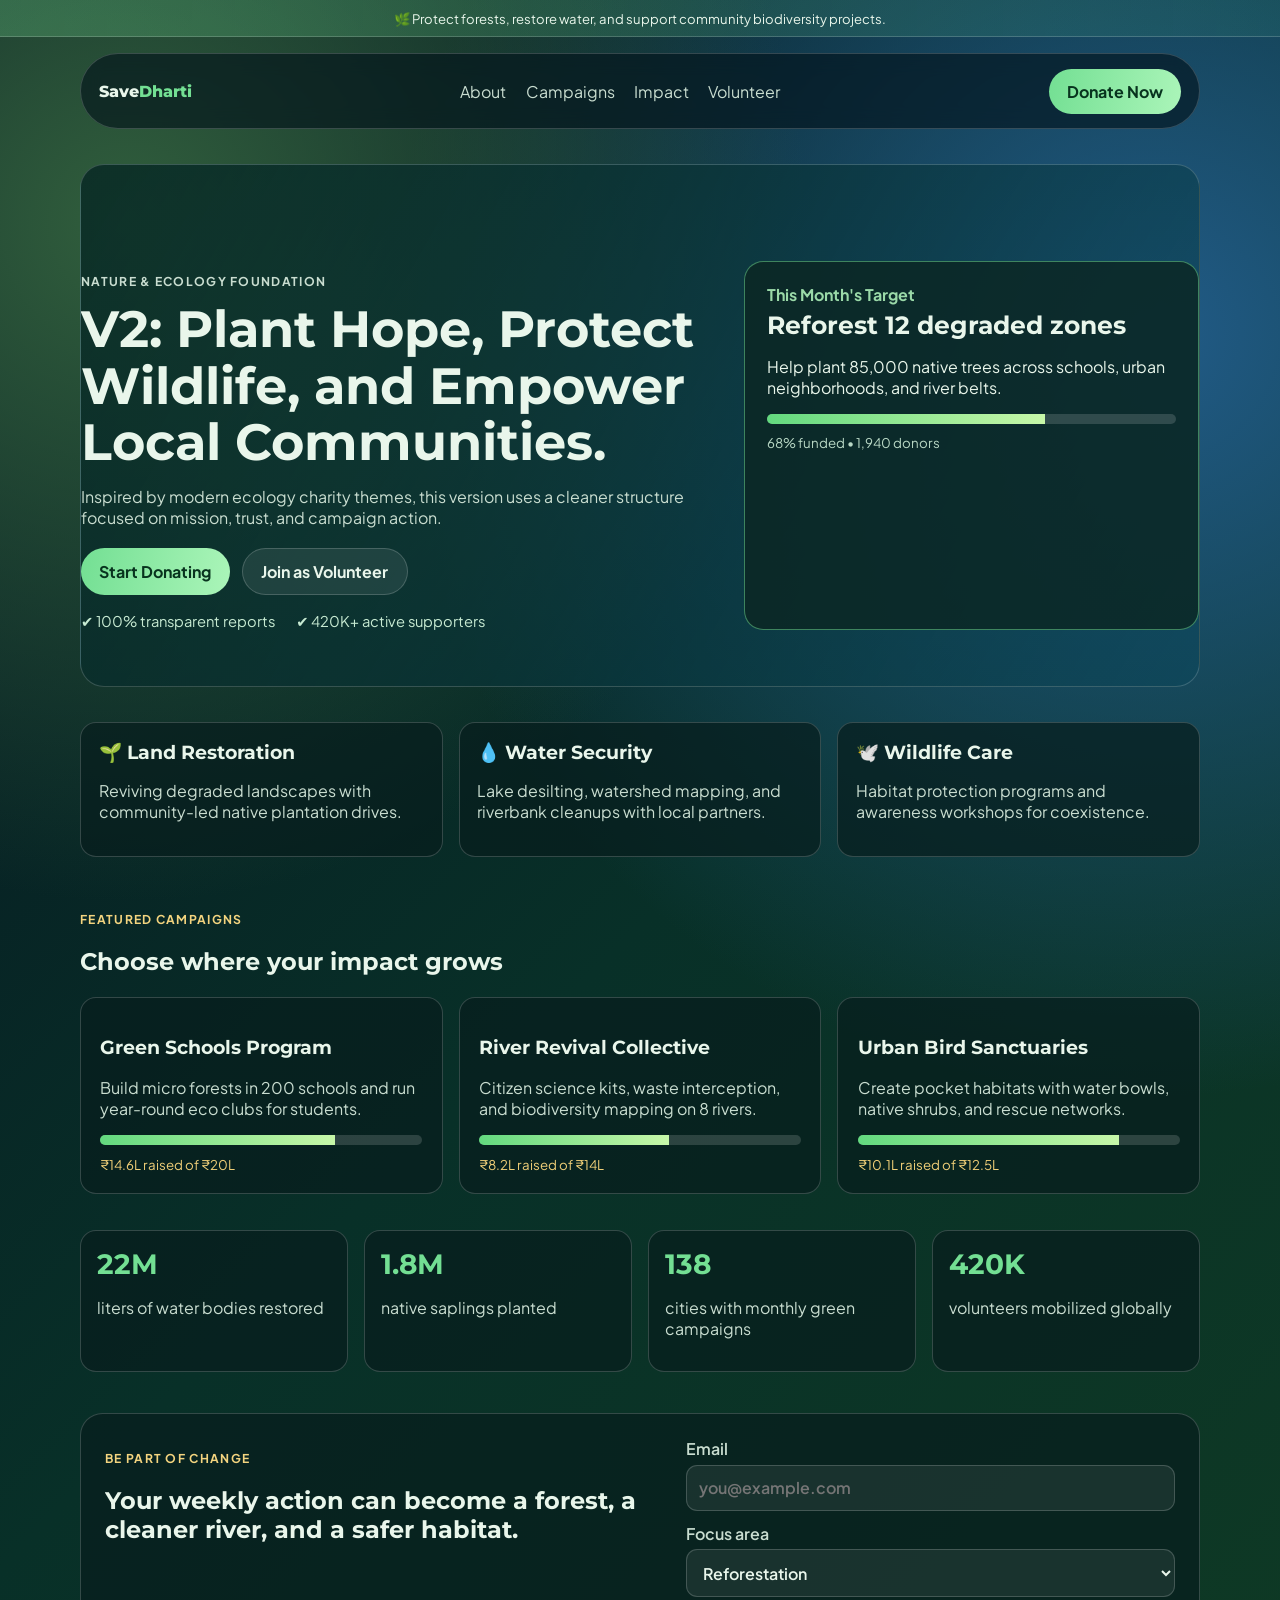
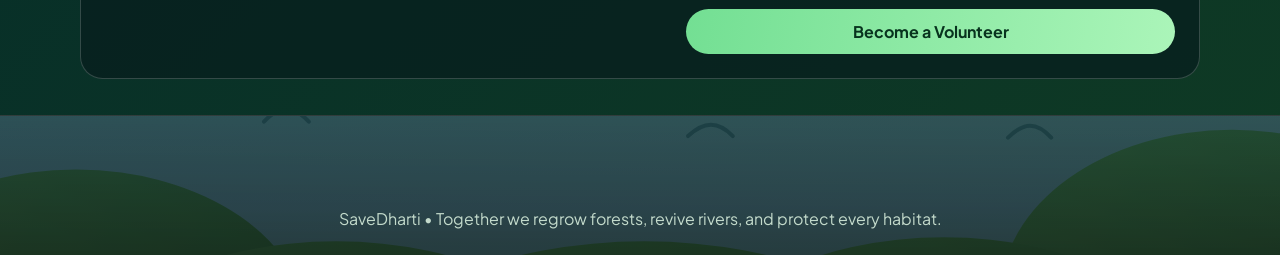
<file: index.html>
<!doctype html>
<html lang="en">
  <head>
    <meta charset="UTF-8" />
    <meta name="viewport" content="width=device-width, initial-scale=1.0" />
    <title>SaveDharti | Nature-Powered Campaigns</title>
    <meta
      name="description"
      content="A dynamic campaign platform for environment-friendly initiatives, reforestation drives, clean water projects, and climate action."
    />
    <link rel="preconnect" href="https://fonts.googleapis.com" />
    <link rel="preconnect" href="https://fonts.gstatic.com" crossorigin />
    <link
      href="https://fonts.googleapis.com/css2?family=Montserrat:wght@400;500;600;700;800&family=Plus+Jakarta+Sans:wght@400;500;600;700&display=swap"
      rel="stylesheet"
    />
    <link rel="stylesheet" href="styles.css" />
  </head>
  <body>
    <div class="top-strip">🌿 Protect forests, restore water, and support community biodiversity projects.</div>

    <header class="site-header section">
      <a class="logo" href="#">Save<span>Dharti</span></a>
      <nav>
        <a href="#about">About</a>
        <a href="#campaigns">Campaigns</a>
        <a href="#impact">Impact</a>
        <a href="#volunteer">Volunteer</a>
      </nav>
      <button class="cta">Donate Now</button>
    </header>

    <main>
      <section class="hero section fade-in-up">
        <div class="hero-copy">
          <p class="eyebrow">Nature & Ecology Foundation</p>
          <h1>V2: Plant Hope, Protect Wildlife, and Empower Local Communities.</h1>
          <p>
            Inspired by modern ecology charity themes, this version uses a cleaner structure focused on mission, trust,
            and campaign action.
          </p>
          <div class="hero-actions">
            <button class="cta">Start Donating</button>
            <button class="ghost">Join as Volunteer</button>
          </div>
          <div class="hero-trust">
            <span>✔ 100% transparent reports</span>
            <span>✔ 420K+ active supporters</span>
          </div>
        </div>
        <aside class="hero-panel">
          <p class="panel-kicker">This Month's Target</p>
          <h2>Reforest 12 degraded zones</h2>
          <p>Help plant 85,000 native trees across schools, urban neighborhoods, and river belts.</p>
          <div class="progress-wrap" aria-label="Reforestation progress">
            <div class="progress-bar"><span style="width: 68%"></span></div>
            <small>68% funded • 1,940 donors</small>
          </div>
        </aside>
      </section>

      <section id="about" class="section pillars fade-in-up">
        <article>
          <h3>🌱 Land Restoration</h3>
          <p>Reviving degraded landscapes with community-led native plantation drives.</p>
        </article>
        <article>
          <h3>💧 Water Security</h3>
          <p>Lake desilting, watershed mapping, and riverbank cleanups with local partners.</p>
        </article>
        <article>
          <h3>🕊️ Wildlife Care</h3>
          <p>Habitat protection programs and awareness workshops for coexistence.</p>
        </article>

        <div class="tiger" aria-hidden="true">
          <span class="tiger-tail"></span>
          <span class="tiger-body"></span>
          <span class="tiger-belly"></span>
          <span class="tiger-stripe stripe-one"></span>
          <span class="tiger-stripe stripe-two"></span>
          <span class="tiger-stripe stripe-three"></span>
          <span class="tiger-stripe stripe-four"></span>
          <span class="tiger-head">
            <span class="tiger-ear tiger-ear-left"></span>
            <span class="tiger-ear tiger-ear-right"></span>
            <span class="tiger-eye"></span>
            <span class="tiger-nose"></span>
            <span class="tiger-muzzle"></span>
          </span>
          <span class="tiger-leg leg-one"></span>
          <span class="tiger-leg leg-two"></span>
          <span class="tiger-leg leg-three"></span>
          <span class="tiger-leg leg-four"></span>
        </div>
      </section>

      <section id="campaigns" class="section campaigns fade-in-up">
        <div class="section-head">
          <p class="eyebrow">Featured Campaigns</p>
          <h2>Choose where your impact grows</h2>
        </div>
        <div class="campaign-grid">
          <article class="card">
            <h3>Green Schools Program</h3>
            <p>Build micro forests in 200 schools and run year-round eco clubs for students.</p>
            <div class="mini-progress"><span style="width: 73%"></span></div>
            <small>₹14.6L raised of ₹20L</small>
          </article>
          <article class="card">
            <h3>River Revival Collective</h3>
            <p>Citizen science kits, waste interception, and biodiversity mapping on 8 rivers.</p>
            <div class="mini-progress"><span style="width: 59%"></span></div>
            <small>₹8.2L raised of ₹14L</small>
          </article>
          <article class="card">
            <h3>Urban Bird Sanctuaries</h3>
            <p>Create pocket habitats with water bowls, native shrubs, and rescue networks.</p>
            <div class="mini-progress"><span style="width: 81%"></span></div>
            <small>₹10.1L raised of ₹12.5L</small>
          </article>
        </div>
      </section>

      <section id="impact" class="section metrics fade-in-up">
        <div class="metric">
          <h3>22M</h3>
          <p>liters of water bodies restored</p>
        </div>
        <div class="metric">
          <h3>1.8M</h3>
          <p>native saplings planted</p>
        </div>
        <div class="metric">
          <h3>138</h3>
          <p>cities with monthly green campaigns</p>
        </div>
        <div class="metric">
          <h3>420K</h3>
          <p>volunteers mobilized globally</p>
        </div>
      </section>

      <section id="volunteer" class="section volunteer fade-in-up">
        <div>
          <p class="eyebrow">Be part of change</p>
          <h2>Your weekly action can become a forest, a cleaner river, and a safer habitat.</h2>
        </div>
        <form>
          <label>
            Email
            <input type="email" placeholder="you@example.com" required />
          </label>
          <label>
            Focus area
            <select>
              <option>Reforestation</option>
              <option>Clean Water</option>
              <option>Waste Management</option>
              <option>Wildlife Protection</option>
            </select>
          </label>
          <button class="cta" type="submit">Become a Volunteer</button>
        </form>
      </section>
    </main>

    <footer class="site-footer">
      <div class="birds" aria-hidden="true">
        <span class="bird bird-one"></span>
        <span class="bird bird-two"></span>
        <span class="bird bird-three"></span>
      </div>

      <div class="tree-line" aria-hidden="true">
        <span class="tree tree-one"></span>
        <span class="tree tree-two"></span>
        <span class="tree tree-three"></span>
        <span class="tree tree-four"></span>
      </div>
      <p>SaveDharti • Together we regrow forests, revive rivers, and protect every habitat.</p>
    </footer>

    <script src="script.js"></script>
  </body>
</html>
</file>
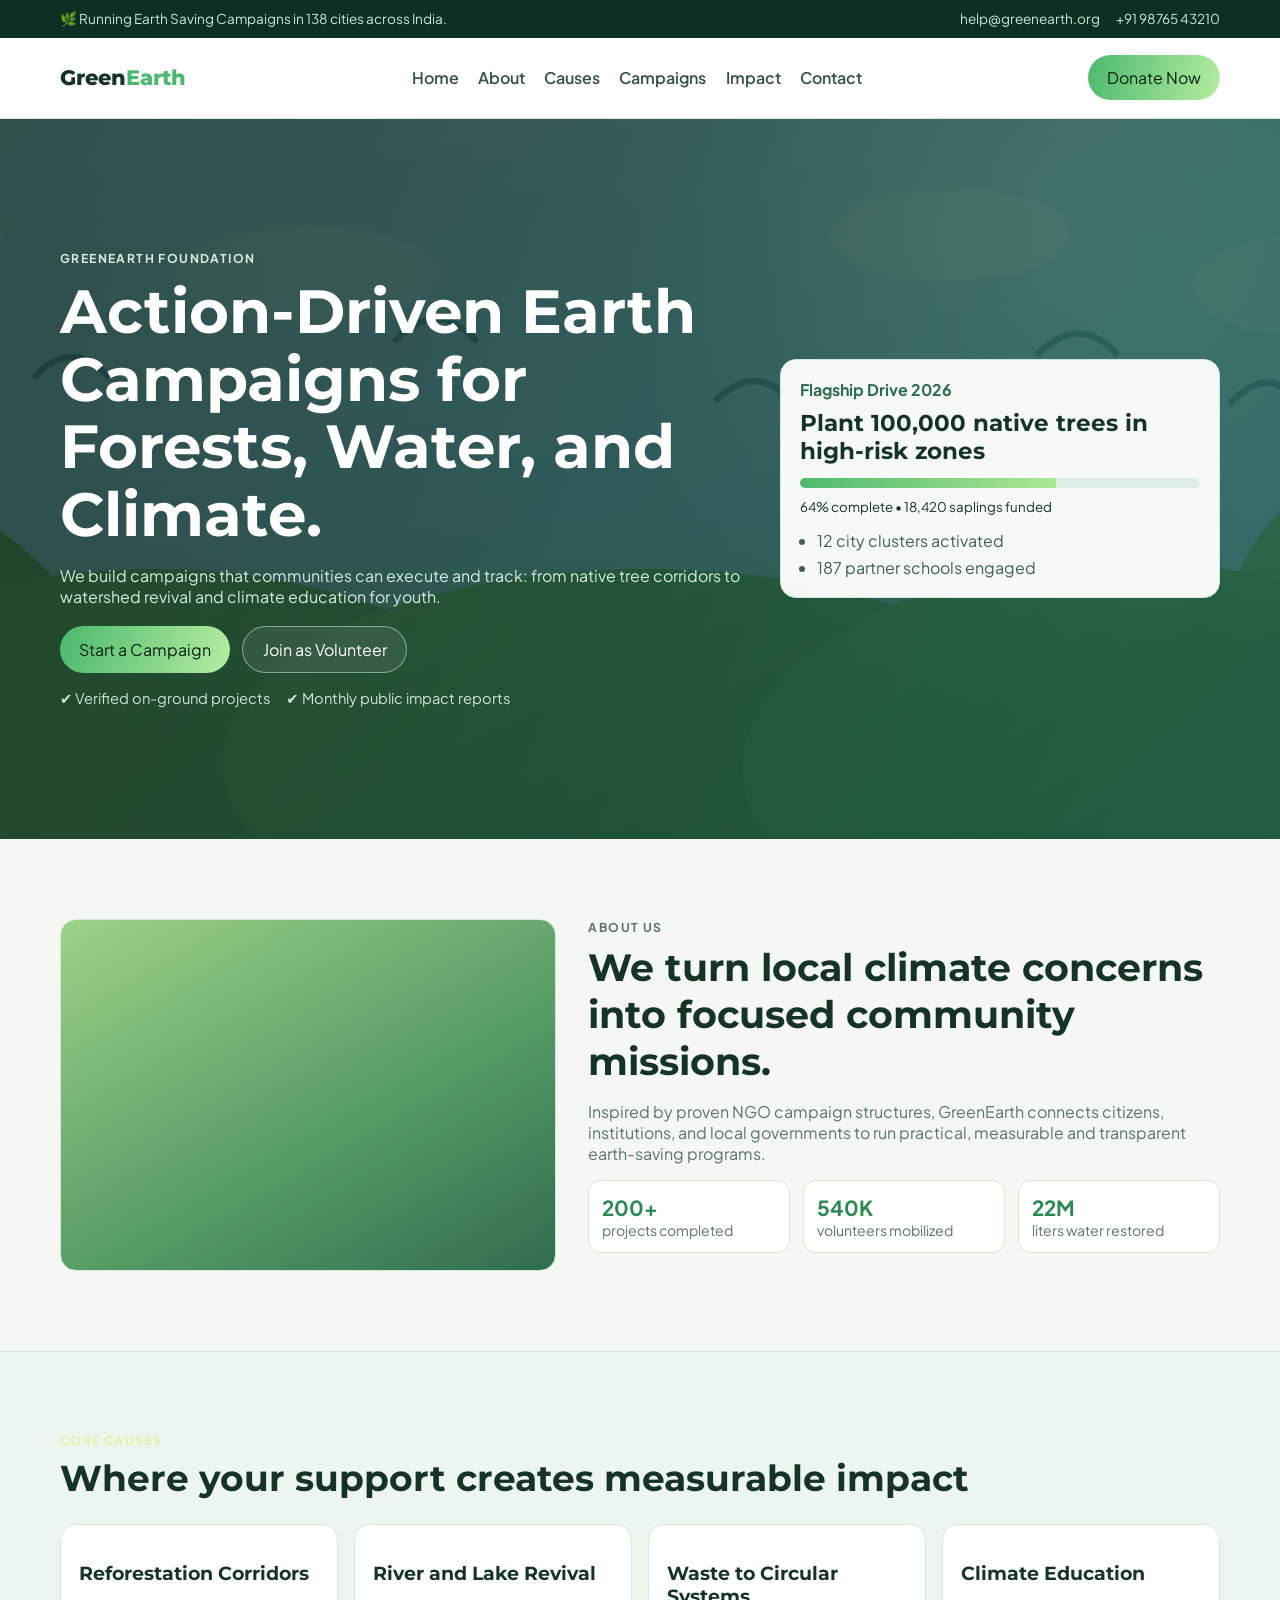
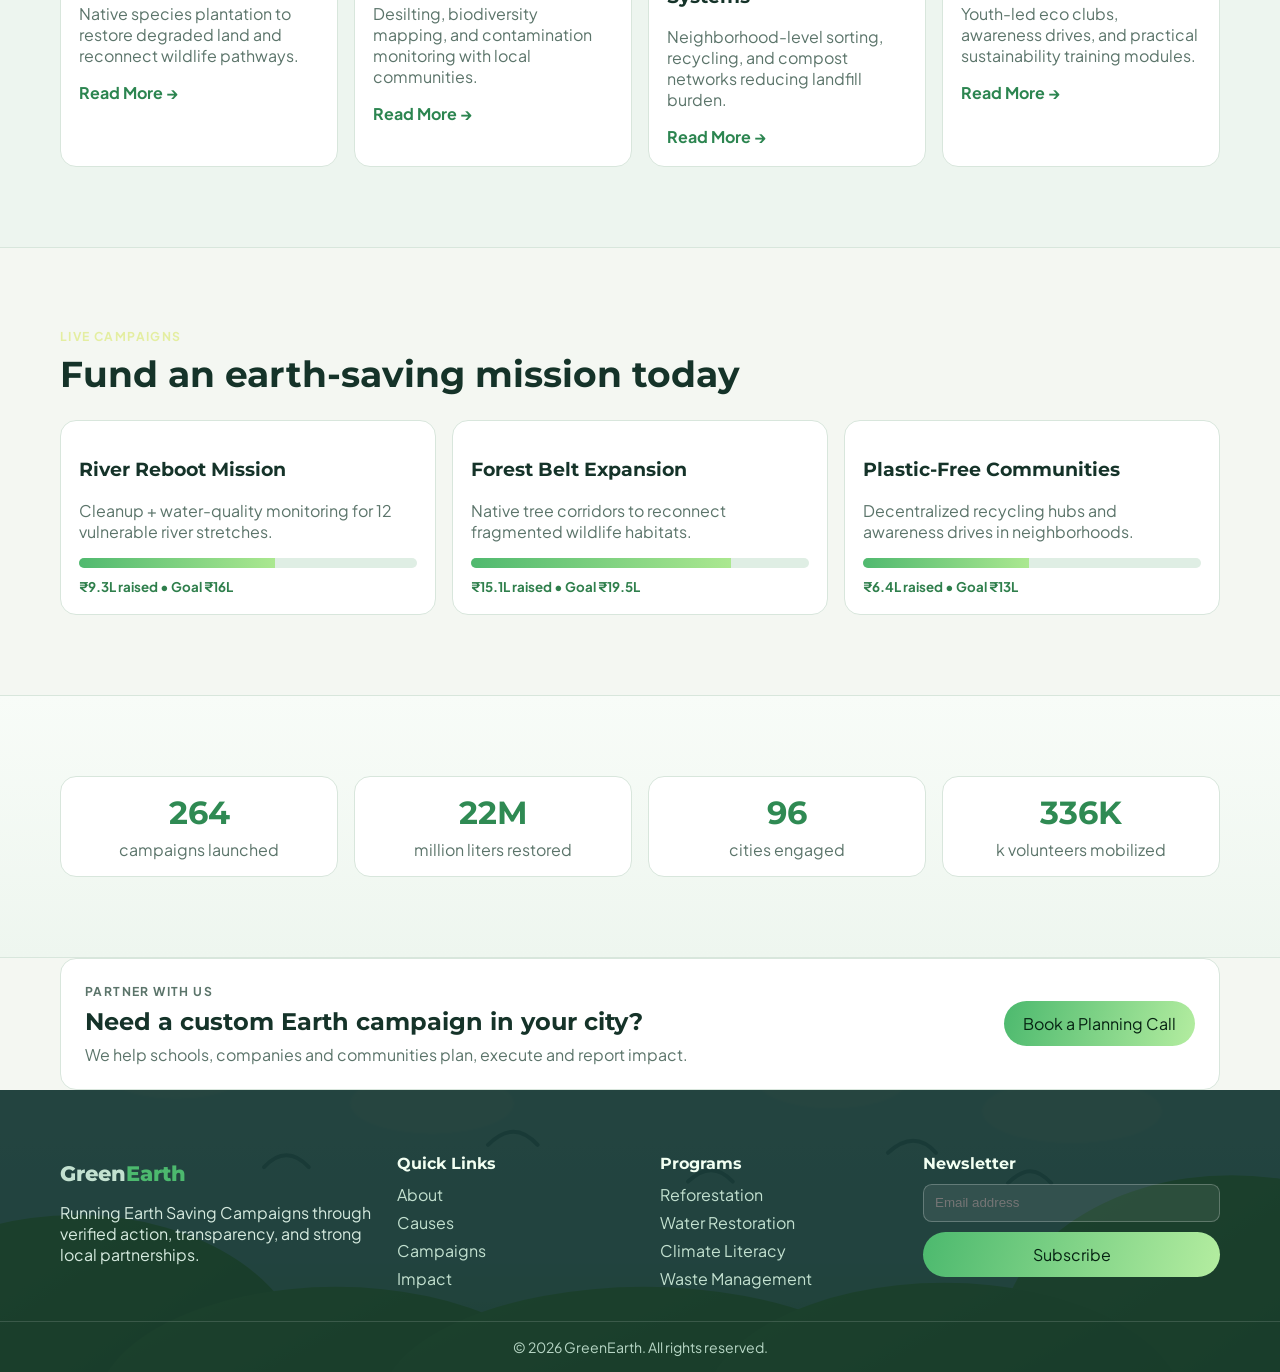
<file: greenearth/index.html>
<!doctype html>
<html lang="en">
  <head>
    <meta charset="UTF-8" />
    <meta name="viewport" content="width=device-width, initial-scale=1.0" />
    <title>GreenEarth | Running Earth Saving Campaigns</title>
    <meta
      name="description"
      content="GreenEarth V2 template for running earth-saving campaigns through reforestation, water restoration, and climate action."
    />
    <link rel="preconnect" href="https://fonts.googleapis.com" />
    <link rel="preconnect" href="https://fonts.gstatic.com" crossorigin />
    <link
      href="https://fonts.googleapis.com/css2?family=Montserrat:wght@500;600;700;800&family=Plus+Jakarta+Sans:wght@400;500;600;700&display=swap"
      rel="stylesheet"
    />
    <link rel="stylesheet" href="styles.css" />
  </head>
  <body>
    <div class="topbar">
      <div class="wrap topbar-inner">
        <p>🌿 Running Earth Saving Campaigns in 138 cities across India.</p>
        <div class="top-links">
          <a href="#">help@greenearth.org</a>
          <a href="#">+91 98765 43210</a>
        </div>
      </div>
    </div>

    <header class="site-header">
      <div class="wrap nav-row">
        <a class="brand" href="#">Green<span>Earth</span></a>
        <button class="menu-toggle" aria-label="Toggle navigation">☰</button>
        <nav>
          <a href="#home">Home</a>
          <a href="#about">About</a>
          <a href="#causes">Causes</a>
          <a href="#campaigns">Campaigns</a>
          <a href="#impact">Impact</a>
          <a href="#contact">Contact</a>
        </nav>
        <button class="btn primary">Donate Now</button>
      </div>
    </header>

    <main>
      <section id="home" class="hero">
        <div class="hero-overlay"></div>
        <div class="wrap hero-grid">
          <div class="hero-copy fade-in-up">
            <p class="eyebrow">GreenEarth Foundation</p>
            <h1>Action-Driven Earth Campaigns for Forests, Water, and Climate.</h1>
            <p>
              We build campaigns that communities can execute and track: from native tree corridors to watershed revival
              and climate education for youth.
            </p>
            <div class="hero-actions">
              <button class="btn primary">Start a Campaign</button>
              <button class="btn ghost">Join as Volunteer</button>
            </div>
            <div class="hero-points">
              <span>✔ Verified on-ground projects</span>
              <span>✔ Monthly public impact reports</span>
            </div>
          </div>
          <aside class="hero-card fade-in-up">
            <p class="card-title">Flagship Drive 2026</p>
            <h2>Plant 100,000 native trees in high-risk zones</h2>
            <div class="progress"><span style="width: 64%"></span></div>
            <small>64% complete • 18,420 saplings funded</small>
            <ul>
              <li>12 city clusters activated</li>
              <li>187 partner schools engaged</li>
            </ul>
          </aside>
        </div>
      </section>

      <section id="about" class="section wrap about">
        <div class="about-media fade-in-up"></div>
        <div class="about-copy fade-in-up">
          <p class="eyebrow">About Us</p>
          <h2>We turn local climate concerns into focused community missions.</h2>
          <p>
            Inspired by proven NGO campaign structures, GreenEarth connects citizens, institutions, and local
            governments to run practical, measurable and transparent earth-saving programs.
          </p>
          <div class="about-list">
            <div><strong>200+</strong><span>projects completed</span></div>
            <div><strong>540K</strong><span>volunteers mobilized</span></div>
            <div><strong>22M</strong><span>liters water restored</span></div>
          </div>
        </div>
      </section>

      <section id="causes" class="section cause-band">
        <div class="wrap">
          <div class="section-head fade-in-up">
            <p class="eyebrow">Core Causes</p>
            <h2>Where your support creates measurable impact</h2>
          </div>
          <div class="cause-grid">
            <article class="cause-card fade-in-up">
              <h3>Reforestation Corridors</h3>
              <p>Native species plantation to restore degraded land and reconnect wildlife pathways.</p>
              <a href="#">Read More →</a>
            </article>
            <article class="cause-card fade-in-up">
              <h3>River and Lake Revival</h3>
              <p>Desilting, biodiversity mapping, and contamination monitoring with local communities.</p>
              <a href="#">Read More →</a>
            </article>
            <article class="cause-card fade-in-up">
              <h3>Waste to Circular Systems</h3>
              <p>Neighborhood-level sorting, recycling, and compost networks reducing landfill burden.</p>
              <a href="#">Read More →</a>
            </article>
            <article class="cause-card fade-in-up">
              <h3>Climate Education</h3>
              <p>Youth-led eco clubs, awareness drives, and practical sustainability training modules.</p>
              <a href="#">Read More →</a>
            </article>
          </div>
        </div>
      </section>

      <section id="campaigns" class="section wrap campaigns">
        <div class="section-head fade-in-up">
          <p class="eyebrow">Live Campaigns</p>
          <h2>Fund an earth-saving mission today</h2>
        </div>
        <div class="cards">
          <article class="campaign-card fade-in-up">
            <h3>River Reboot Mission</h3>
            <p>Cleanup + water-quality monitoring for 12 vulnerable river stretches.</p>
            <div class="progress"><span style="width: 58%"></span></div>
            <small>₹9.3L raised • Goal ₹16L</small>
          </article>
          <article class="campaign-card fade-in-up">
            <h3>Forest Belt Expansion</h3>
            <p>Native tree corridors to reconnect fragmented wildlife habitats.</p>
            <div class="progress"><span style="width: 77%"></span></div>
            <small>₹15.1L raised • Goal ₹19.5L</small>
          </article>
          <article class="campaign-card fade-in-up">
            <h3>Plastic-Free Communities</h3>
            <p>Decentralized recycling hubs and awareness drives in neighborhoods.</p>
            <div class="progress"><span style="width: 49%"></span></div>
            <small>₹6.4L raised • Goal ₹13L</small>
          </article>
        </div>
      </section>

      <section id="impact" class="section impact-strip">
        <div class="wrap counters">
          <div class="counter fade-in-up"><h3 data-target="420">0</h3><p>campaigns launched</p></div>
          <div class="counter fade-in-up"><h3 data-target="22">0</h3><p>million liters restored</p></div>
          <div class="counter fade-in-up"><h3 data-target="138">0</h3><p>cities engaged</p></div>
          <div class="counter fade-in-up"><h3 data-target="540">0</h3><p>k volunteers mobilized</p></div>
        </div>
      </section>

      <section class="section wrap cta-banner fade-in-up">
        <div>
          <p class="eyebrow">Partner With Us</p>
          <h2>Need a custom Earth campaign in your city?</h2>
          <p>We help schools, companies and communities plan, execute and report impact.</p>
        </div>
        <button class="btn primary">Book a Planning Call</button>
      </section>
    </main>

    <footer id="contact" class="site-footer">
      <div class="wrap footer-grid">
        <div>
          <a class="brand" href="#">Green<span>Earth</span></a>
          <p>Running Earth Saving Campaigns through verified action, transparency, and strong local partnerships.</p>
        </div>
        <div>
          <h4>Quick Links</h4>
          <a href="#about">About</a>
          <a href="#causes">Causes</a>
          <a href="#campaigns">Campaigns</a>
          <a href="#impact">Impact</a>
        </div>
        <div>
          <h4>Programs</h4>
          <a href="#">Reforestation</a>
          <a href="#">Water Restoration</a>
          <a href="#">Climate Literacy</a>
          <a href="#">Waste Management</a>
        </div>
        <div>
          <h4>Newsletter</h4>
          <form>
            <input type="email" placeholder="Email address" required />
            <button class="btn primary" type="submit">Subscribe</button>
          </form>
        </div>
      </div>
      <p class="copyright">© 2026 GreenEarth. All rights reserved.</p>
    </footer>

    <script src="script.js"></script>
  </body>
</html>
</file>
<file: styles.css>
:root {
  --text: #e9f6eb;
  --muted: #c9ddd0;
  --accent: #73df93;
  --accent-strong: #35ba66;
  --card: rgba(8, 30, 30, 0.72);
  --line: rgba(255, 255, 255, 0.18);
}

* {
  box-sizing: border-box;
}

body {
  margin: 0;
  min-height: 100vh;
  color: var(--text);
  font-family: "Plus Jakarta Sans", system-ui, sans-serif;
  background: radial-gradient(circle at 10% 12%, #315f3d 0, transparent 34%),
    radial-gradient(circle at 90% 18%, #215b87 0, transparent 40%),
    linear-gradient(135deg, #061521, #083028 50%, #0f3a24);
}

h1,
h2,
h3,
.logo {
  font-family: "Montserrat", sans-serif;

  overflow-x: hidden;
  padding-bottom: 0;
}

a {
  color: inherit;
  text-decoration: none;
}

.section {
  width: min(1120px, 92%);
  margin: 0 auto;
}

.top-strip {
  text-align: center;
  font-size: 0.82rem;
  padding: 0.6rem 1rem;
  background: linear-gradient(90deg, rgba(115, 223, 147, 0.26), rgba(56, 160, 121, 0.14));
  border-bottom: 1px solid var(--line);
}

.site-header {
  margin-top: 1rem;
  padding: 0.9rem 1.1rem;
  border: 1px solid var(--line);
  border-radius: 999px;
  display: flex;
  align-items: center;
  justify-content: space-between;
  background: rgba(2, 18, 26, 0.62);
  backdrop-filter: blur(10px);
}

.logo {
  font-weight: 800;
}

.logo span {
  color: var(--accent);
}

nav {
  display: flex;
  gap: 1.2rem;
  color: var(--muted);
}

button {
  border: 0;
  font: inherit;
  border-radius: 999px;
  padding: 0.75rem 1.15rem;
  font-weight: 700;
  cursor: pointer;
}

.cta {
  color: #08331e;
  background: linear-gradient(100deg, var(--accent), #abf5b9);
}

.ghost {
  color: var(--text);
  border: 1px solid var(--line);
  background: rgba(255, 255, 255, 0.08);
}

.hero {
  margin-top: 2.2rem;
  padding: 3rem;
  border-radius: 1.5rem;
  border: 1px solid var(--line);
  background: linear-gradient(120deg, rgba(8, 41, 36, 0.85), rgba(10, 70, 90, 0.5));

  position: relative;
  overflow: hidden;
  padding: 6rem 0 3.5rem;
  display: grid;
  grid-template-columns: 1.25fr 0.9fr;
  gap: 2rem;
}

.eyebrow {
  letter-spacing: 1.3px;
  text-transform: uppercase;
  font-weight: 700;
  font-size: 0.76rem;
  color: #f3d47f;
}

.hero h1 {
  margin: 0.65rem 0 1rem;
  font-size: clamp(2rem, 4vw, 3.6rem);
  line-height: 1.1;
}

.hero-copy p {
  color: var(--muted);
}

.hero-content,
.hero-orb-wrap {
  position: relative;
  z-index: 2;
}

.hero-actions {
  margin-top: 1.2rem;
  display: flex;
  gap: 0.75rem;
}

.hero-trust {
  margin-top: 1.1rem;
  display: flex;
  gap: 1.3rem;
  flex-wrap: wrap;
  color: #c7ead2;
  font-size: 0.92rem;
}

.hero-panel {
  border-radius: 1.2rem;
  border: 1px solid rgba(115, 223, 147, 0.5);
  background: rgba(11, 39, 35, 0.82);
  padding: 1.35rem;
}

.hero-panel h2 {
  margin: 0.35rem 0 0.7rem;
  font-size: 1.55rem;
}

.panel-kicker {
  color: #9ad9a8;
  margin: 0;
  font-weight: 700;
}

.progress-wrap small {
  color: #b9d8c5;
}

.progress-bar,
.mini-progress {
  height: 0.62rem;
  border-radius: 999px;
  background: rgba(255, 255, 255, 0.15);
  overflow: hidden;
}

.progress-bar {
  margin: 0.9rem 0 0.45rem;
}

.progress-bar span,
.mini-progress span {
  display: block;
  height: 100%;
  background: linear-gradient(90deg, #63d97f, #c6f7a8);
}

.pillars {
  margin-top: 2.2rem;
  display: grid;
  grid-template-columns: repeat(3, minmax(0, 1fr));
  gap: 1rem;
}

.pillars article,
.card,
.metric,
.volunteer {
  border: 1px solid var(--line);
  background: var(--card);
  border-radius: 1rem;
}

.pillars article {
  padding: 1.1rem;
}

.pillars h3 {
  margin: 0 0 0.45rem;
}

.pillars p,
.card p,
.metric p {
  color: var(--muted);
}

.campaigns {
  margin-top: 2.4rem;
}

.section-head {
  max-width: 60ch;
}

.campaign-grid {
  margin-top: 1.3rem;
  display: grid;
  grid-template-columns: repeat(3, minmax(0, 1fr));
  gap: 1rem;
}

.card {
  padding: 1.2rem;
}

.mini-progress {
  margin: 0.85rem 0 0.5rem;
}

.card small {
  color: #f0cf78;
}

.metrics {
  margin-top: 2.2rem;
  display: grid;
  grid-template-columns: repeat(4, minmax(0, 1fr));
  gap: 1rem;
}

.metric {
  padding: 1rem;
}

.metric h3 {
  margin: 0;
  font-size: clamp(1.6rem, 2.2vw, 2.6rem);
  color: var(--accent);
}

.volunteer {
  margin-top: 2.3rem;
  margin-bottom: 2.2rem;
  padding: 1.4rem;

  margin-top: 2.6rem;
  margin-bottom: 2.2rem;
  border-radius: 1.4rem;
  padding: 1.5rem;
  display: grid;
  grid-template-columns: 1.15fr 1fr;
  gap: 1.2rem;
}

form {
  display: grid;
  gap: 0.75rem;
}

label {
  display: grid;
  gap: 0.35rem;
  color: var(--muted);
  font-weight: 600;
}

input,
select {
  border: 1px solid var(--line);
  border-radius: 0.7rem;
  background: rgba(255, 255, 255, 0.07);
  color: var(--text);
  padding: 0.72rem;
  font: inherit;
}

.fade-in-up {
  opacity: 0;
  transform: translateY(20px);
  transition: opacity 650ms ease, transform 650ms ease;
}

.fade-in-up.visible {
  opacity: 1;
  transform: translateY(0);
}

.site-footer {
  position: relative;
  overflow: hidden;
  text-align: center;
  border-top: 1px solid var(--line);
  padding: 5.8rem 1rem 1.6rem;
  background: linear-gradient(180deg, rgba(9, 37, 39, 0.55), rgba(3, 15, 15, 0.92));
  isolation: isolate;
}

.site-footer::before {
  content: "";
  position: absolute;
  inset: 0;
  background: url("assets/footer-forest-bg.svg") center/cover no-repeat;
  opacity: 0.22;
  z-index: 0;
}

.site-footer p {
  margin: 0;
  color: #c3dacb;
  position: relative;
  z-index: 2;
}

.birds {
  position: absolute;
  inset: 1rem 0 auto;
  height: 3rem;
  pointer-events: none;
  z-index: 1;

.tiger {
  position: absolute;
  left: -26rem;
  bottom: 0.9rem;
  width: 24rem;
  height: 8.6rem;
  z-index: 1;
  opacity: 0.93;
  pointer-events: none;
  animation: tigerHeroWalk 18s linear infinite;
}

.tiger span {
  position: absolute;
}

.tiger-body {
  left: 2.8rem;
  top: 1.6rem;
  width: 14.2rem;
  height: 4.2rem;
  border-radius: 2.4rem;
  background: linear-gradient(90deg, #c9761f 0%, #e28a22 34%, #f5a534 72%, #ffbe51 100%);
  box-shadow: inset -16px -8px 0 rgba(126, 64, 12, 0.28), 0 8px 24px rgba(0, 0, 0, 0.2);
}

.tiger-belly {
  left: 4.1rem;
  top: 3.5rem;
  width: 10.8rem;
  height: 2.1rem;
  border-radius: 999px;
  background: linear-gradient(90deg, #f7c98b, #ffe1b0);
}

.tiger-tail {
  left: 0.3rem;
  top: 2.4rem;
  width: 4rem;
  height: 0.9rem;
  border-radius: 999px;
  background: linear-gradient(90deg, #9f5818, #de8e29);
  transform-origin: right center;
  animation: tailSwish 0.65s ease-in-out infinite alternate;
}

.tiger-tail::after {
  content: "";
  position: absolute;
  left: -0.7rem;
  top: 0;
  width: 1rem;
  height: 0.9rem;
  border-radius: 0.8rem;
  background: #30200f;
}

.tiger-head {
  right: 3.1rem;
  top: 1.1rem;
  width: 5.2rem;
  height: 4.8rem;
  border-radius: 55% 45% 52% 48%;
  background: linear-gradient(130deg, #f6b047, #d88225 75%);
  box-shadow: inset -8px -5px 0 rgba(126, 61, 7, 0.22);
}

.tiger-ear {
  top: -0.9rem;
  width: 1.35rem;
  height: 1.35rem;
  border-radius: 50% 50% 35% 35%;
  background: #d27e25;
}

.tiger-ear::after {
  content: "";
  position: absolute;
  left: 0.24rem;
  top: 0.28rem;
  width: 0.85rem;
  height: 0.85rem;
  border-radius: inherit;
  background: #ffd0a6;
}

.tiger-ear-left { left: 0.7rem; }
.tiger-ear-right { right: 0.7rem; }

.tiger-eye {
  left: 2.9rem;
  top: 1.8rem;
  width: 0.8rem;
  height: 0.38rem;
  border-top: 3px solid #1d1209;
  border-radius: 999px;
}

.tiger-nose {
  left: 3.36rem;
  top: 2.78rem;
  width: 0.56rem;
  height: 0.42rem;
  border-radius: 40% 40% 60% 60%;
  background: #24150d;
}

.tiger-muzzle {
  left: 2.55rem;
  top: 2.5rem;
  width: 1.9rem;
  height: 1.3rem;
  border-radius: 45% 55% 55% 45%;
  background: #f6d7b2;
}

.tiger-stripe {
  width: 0.55rem;
  height: 2rem;
  border-radius: 999px;
  background: rgba(48, 28, 11, 0.76);
  top: 1.95rem;
}

.stripe-one { left: 5rem; }
.stripe-two { left: 7.2rem; }
.stripe-three { left: 9.3rem; }
.stripe-four { left: 11.5rem; }

.tiger-leg {
  top: 5.2rem;
  width: 1.25rem;
  height: 2.8rem;
  border-radius: 0 0 0.95rem 0.95rem;
  background: linear-gradient(180deg, #e28f2d, #bc6d19);
  transform-origin: top center;
  animation: legStep 0.36s ease-in-out infinite alternate;
}

.tiger-leg::after {
  content: "";
  position: absolute;
  bottom: -0.25rem;
  left: -0.12rem;
  width: 1.45rem;
  height: 0.5rem;
  border-radius: 999px;
  background: #f8c888;
}

.leg-one { left: 5rem; }
.leg-two { left: 8rem; animation-delay: 0.18s; }
.leg-three { left: 12rem; animation-delay: 0.1s; }
.leg-four { left: 14.5rem; animation-delay: 0.26s; }

.site-footer {
  position: relative;
  padding: 6.4rem 1rem 1.6rem;
  text-align: center;
  border-top: 1px solid rgba(255, 255, 255, 0.18);
  background: linear-gradient(180deg, rgba(8, 40, 52, 0.55), rgba(5, 20, 25, 0.92));
  overflow: hidden;
}

.bird {
  position: absolute;
  width: 2rem;
  height: 1rem;
  border-top: 2px solid rgba(235, 255, 245, 0.82);
  border-radius: 999px;
  animation: birdFly 12s linear infinite;

  border-top: 2px solid rgba(235, 255, 245, 0.8);
  border-radius: 999px;
  transform: rotate(-6deg);
  animation: birdFly 13s linear infinite;
}

.bird::after {
  content: "";
  position: absolute;
  left: 1.1rem;
  top: 0;
  width: 2rem;
  height: 1rem;
  border-top: 2px solid rgba(235, 255, 245, 0.82);
  border-radius: 999px;

  width: 2rem;
  height: 1rem;
  border-top: 2px solid rgba(235, 255, 245, 0.8);
  border-radius: 999px;
  left: 1.1rem;
  top: -0.05rem;
}

.bird-one {
  left: -8%;
  top: 0.15rem;

  top: 0.2rem;
}

.bird-two {
  left: -24%;
  top: 1rem;
  animation-delay: 3s;
  transform: scale(0.9);
}

.bird-three {
  left: -34%;
  top: 0.5rem;
  animation-delay: 6s;
  transform: scale(1.2);
}

.tree-line {
  position: absolute;
  inset: auto 0 0;
  height: 5.4rem;
  display: flex;
  justify-content: space-evenly;
  align-items: flex-end;
  z-index: 1;

}

.tree {
  position: relative;
  width: 1rem;
  height: 2.4rem;
  background: #5f3513;
  border-radius: 0.4rem;
}

.tree::before,
.tree::after {
  content: "";
  position: absolute;
  left: 50%;
  transform: translateX(-50%);
  border-radius: 50%;
  background: radial-gradient(circle at 30% 25%, #63dd93, #178d4d);
}

.tree::before {
  width: 3.2rem;
  height: 2.8rem;
  bottom: 1.7rem;
}

.tree::after {
  width: 2.4rem;
  height: 2.2rem;
  bottom: 2.9rem;
}

.tree-one,
.tree-three {
  transform: scale(1.05);
}

.tree-two,
.tree-four {
  transform: scale(0.88);
}

@keyframes blob {
  0% {
    border-radius: 40% 60% 55% 45% / 43% 40% 60% 57%;
  }
  50% {
    border-radius: 58% 42% 35% 65% / 42% 61% 39% 58%;
  }
  100% {
    border-radius: 40% 60% 55% 45% / 43% 40% 60% 57%;
  }
}

.bird-two {
  left: -24%;
  top: 0.95rem;
  animation-delay: 2.8s;
}

.bird-three {
  left: -34%;
  top: 0.45rem;
  animation-delay: 5.4s;
}

@keyframes birdFly {
  from {
    transform: translateX(0) translateY(0);
  }
  to {
    transform: translateX(130vw) translateY(-0.35rem);
  }
}

@keyframes tigerHeroWalk {
  from {
    transform: translateX(0);
  }
  to {
    transform: translateX(calc(100vw + 24rem));
  }
}

@keyframes tailSwish {
  from {
    transform: rotate(-18deg);
  }
  to {
    transform: rotate(22deg);
  }
}

@keyframes legStep {
  from {
    transform: rotate(18deg);
  }
  to {
    transform: rotate(-18deg);
  }
}

@keyframes birdFly {
  from {
    transform: translateX(0) translateY(0);
  }
  to {
    transform: translateX(130vw) translateY(-0.4rem);
  }
}

@media (max-width: 920px) {
  nav {
    display: none;
  }

  .hero,
  .volunteer {
    grid-template-columns: 1fr;
    padding: 1.2rem;
  }

  .pillars,
  .campaign-grid,
  .metrics {
    grid-template-columns: 1fr;
  }

  .site-header {
    gap: 0.6rem;

  .tiger {
    width: 16rem;
    height: 6rem;
    left: -18rem;
    bottom: 0.4rem;
  }
}
</file>
<file: greenearth/styles.css>
:root {
  --bg: #f4f7f2;
  --deep: #0e2f24;
  --text: #153329;
  --muted: #5b746a;
  --accent: #4cb96e;
  --line: #d8e6dc;
  --white: #ffffff;
}

* { box-sizing: border-box; }

body {
  margin: 0;
  font-family: "Plus Jakarta Sans", system-ui, sans-serif;
  color: var(--text);
  background: var(--bg);
}

h1, h2, h3, h4, .brand { font-family: "Montserrat", sans-serif; }
a { color: inherit; text-decoration: none; }
.wrap { width: min(1160px, 92%); margin: 0 auto; }
.section { padding: 5rem 0; }

.topbar {
  background: var(--deep);
  color: #cce8d3;
  font-size: 0.85rem;
}

.topbar-inner {
  min-height: 2.35rem;
  display: flex;
  justify-content: space-between;
  align-items: center;
  gap: 1rem;
}

.topbar p { margin: 0; }
.top-links { display: flex; gap: 1rem; }

.site-header {
  position: sticky;
  top: 0;
  z-index: 10;
  background: rgba(255, 255, 255, 0.95);
  border-bottom: 1px solid var(--line);
  backdrop-filter: blur(8px);
}

.nav-row {
  min-height: 5rem;
  display: flex;
  align-items: center;
  justify-content: space-between;
  gap: 1rem;
}

.brand { font-size: 1.3rem; font-weight: 800; }
.brand span { color: var(--accent); }

nav { display: flex; gap: 1.2rem; color: #355247; font-weight: 600; }

.btn {
  border: 0;
  border-radius: 999px;
  padding: 0.76rem 1.2rem;
  font-weight: 700;
  cursor: pointer;
  font: inherit;
}

.btn.primary {
  color: #062312;
  background: linear-gradient(105deg, var(--accent), #b4eda0);
}

.btn.ghost {
  border: 1px solid rgba(255, 255, 255, 0.45);
  background: rgba(255, 255, 255, 0.08);
  color: var(--white);
}

.menu-toggle { display: none; font-size: 1.5rem; background: none; border: 0; }

.hero {
  position: relative;
  min-height: 80vh;
  display: grid;
  align-items: center;
  background: linear-gradient(110deg, rgba(9, 34, 21, 0.85), rgba(12, 78, 68, 0.74)),
    radial-gradient(circle at 85% 14%, rgba(158, 212, 130, 0.62), transparent 40%),
    #1a4332;
}

.hero-overlay {
  position: absolute;
  inset: 0;
  background: url("assets/footer-forest-bg.svg") center/cover no-repeat;
  opacity: 0.22;
}

.hero-grid {
  position: relative;
  z-index: 1;
  display: grid;
  grid-template-columns: 1.22fr 0.78fr;
  gap: 2rem;
  align-items: center;
  padding: 5rem 0;
}

.eyebrow {
  margin: 0;
  font-size: 0.76rem;
  letter-spacing: 1.4px;
  text-transform: uppercase;
  font-weight: 700;
  color: #e4eea1;
}

.hero-copy h1 {
  color: var(--white);
  margin: 0.75rem 0 1rem;
  font-size: clamp(2rem, 4.8vw, 4.15rem);
  line-height: 1.1;
}

.hero-copy p { color: #d9ebde; max-width: 58ch; }
.hero-actions { display: flex; gap: 0.75rem; margin-top: 1.2rem; }

.hero-points {
  margin-top: 1rem;
  display: flex;
  flex-wrap: wrap;
  gap: 1rem;
  color: #c8e8d3;
  font-size: 0.92rem;
}

.hero-card {
  background: rgba(255, 255, 255, 0.96);
  border: 1px solid #d4e8d8;
  border-radius: 1rem;
  padding: 1.2rem;
}

.card-title { margin: 0; color: #2a6d4b; font-weight: 700; }
.hero-card h2 { margin: 0.55rem 0 0.8rem; font-size: 1.42rem; }
.hero-card ul { margin: 0.9rem 0 0; padding-left: 1.05rem; color: #3e6154; }
.hero-card li + li { margin-top: 0.38rem; }

.progress {
  height: 0.66rem;
  border-radius: 999px;
  background: #dfeee4;
  overflow: hidden;
  margin: 0.8rem 0 0.42rem;
}

.progress span {
  display: block;
  height: 100%;
  background: linear-gradient(90deg, #50b96f, #abe890);
}

.about {
  display: grid;
  grid-template-columns: 0.88fr 1.12fr;
  gap: 2rem;
}

.about-media {
  border-radius: 1rem;
  min-height: 22rem;
  border: 1px solid var(--line);
  background: linear-gradient(150deg, #9dd286, #559c66 58%, #2f6d4f);
}

.about-copy h2 { margin: 0.6rem 0 0.85rem; font-size: clamp(1.5rem, 3vw, 2.55rem); }
.about-copy p { color: var(--muted); }

.about-list {
  margin-top: 1rem;
  display: grid;
  grid-template-columns: repeat(3, minmax(0, 1fr));
  gap: 0.8rem;
}

.about-list div {
  border: 1px solid var(--line);
  background: var(--white);
  border-radius: 0.8rem;
  padding: 0.8rem;
  display: grid;
}

.about-list strong { font-size: 1.3rem; color: #2a8951; }
.about-list span { color: var(--muted); font-size: 0.88rem; }

.cause-band {
  background: #edf5ef;
  border-top: 1px solid var(--line);
  border-bottom: 1px solid var(--line);
}

.section-head h2 {
  margin: 0.5rem 0 0;
  font-size: clamp(1.5rem, 2.8vw, 2.45rem);
}

.cause-grid,
.cards {
  margin-top: 1.5rem;
  display: grid;
  grid-template-columns: repeat(4, minmax(0, 1fr));
  gap: 1rem;
}

.cards { grid-template-columns: repeat(3, minmax(0, 1fr)); }

.cause-card,
.campaign-card,
.counter {
  border: 1px solid var(--line);
  border-radius: 1rem;
  background: var(--white);
}

.cause-card,
.campaign-card { padding: 1.15rem; }

.cause-card p,
.campaign-card p,
.counter p { color: var(--muted); }

.cause-card a { color: #2c8550; font-weight: 700; }
.campaign-card small { color: #2f7f4c; font-weight: 700; }

.impact-strip {
  background: linear-gradient(180deg, #f8fcf8, #eef6ef);
  border-top: 1px solid var(--line);
  border-bottom: 1px solid var(--line);
}

.counters {
  display: grid;
  grid-template-columns: repeat(4, minmax(0, 1fr));
  gap: 1rem;
}

.counter { text-align: center; padding: 1rem; }
.counter h3 { margin: 0; color: #2f8a53; font-size: clamp(1.8rem, 2.5vw, 2.8rem); }
.counter p { margin: 0.4rem 0 0; }

.cta-banner {
  display: flex;
  justify-content: space-between;
  gap: 1.2rem;
  align-items: center;
  border: 1px solid var(--line);
  background: var(--white);
  border-radius: 1rem;
  padding: 1.5rem;
}

.cta-banner h2 { margin: 0.5rem 0 0.5rem; }
.cta-banner p { margin: 0; color: var(--muted); }

.site-footer {
  position: relative;
  overflow: hidden;
  background: #0f2f25;
  color: #d6eadf;
  padding: 4rem 0 1rem;
}

.site-footer::before {
  content: "";
  position: absolute;
  inset: 0;
  background: url("assets/footer-forest-bg.svg") center/cover no-repeat;
  opacity: 0.12;
}

.footer-grid {
  position: relative;
  z-index: 1;
  display: grid;
  grid-template-columns: 1.3fr 1fr 1fr 1.2fr;
  gap: 1rem;
}

.footer-grid h4 { margin: 0 0 0.7rem; color: #f2fff2; }
.footer-grid a { display: block; margin-top: 0.45rem; color: #c3e1d0; }
.footer-grid form { display: grid; gap: 0.6rem; }
.footer-grid input {
  border: 1px solid rgba(255, 255, 255, 0.24);
  background: rgba(255, 255, 255, 0.08);
  color: #fff;
  padding: 0.66rem;
  border-radius: 0.55rem;
}

.copyright {
  position: relative;
  z-index: 1;
  text-align: center;
  margin: 2rem 0 0;
  padding-top: 1rem;
  border-top: 1px solid rgba(255, 255, 255, 0.14);
  color: #b8d7c6;
  font-size: 0.88rem;
}

.fade-in-up {
  opacity: 0;
  transform: translateY(24px);
  transition: opacity 650ms ease, transform 650ms ease;
}

.fade-in-up.visible { opacity: 1; transform: translateY(0); }

@media (max-width: 960px) {
  .menu-toggle { display: block; }

  nav {
    display: none;
    position: absolute;
    top: 5rem;
    left: 0;
    right: 0;
    background: #fff;
    border-bottom: 1px solid var(--line);
    padding: 0.8rem 4%;
  }

  nav.open { display: grid; gap: 0.7rem; }

  .hero-grid,
  .about,
  .cause-grid,
  .cards,
  .counters,
  .footer-grid,
  .about-list,
  .cta-banner {
    grid-template-columns: 1fr;
    flex-direction: column;
    align-items: flex-start;
  }

  .topbar-inner { flex-direction: column; align-items: flex-start; }
}
</file>
